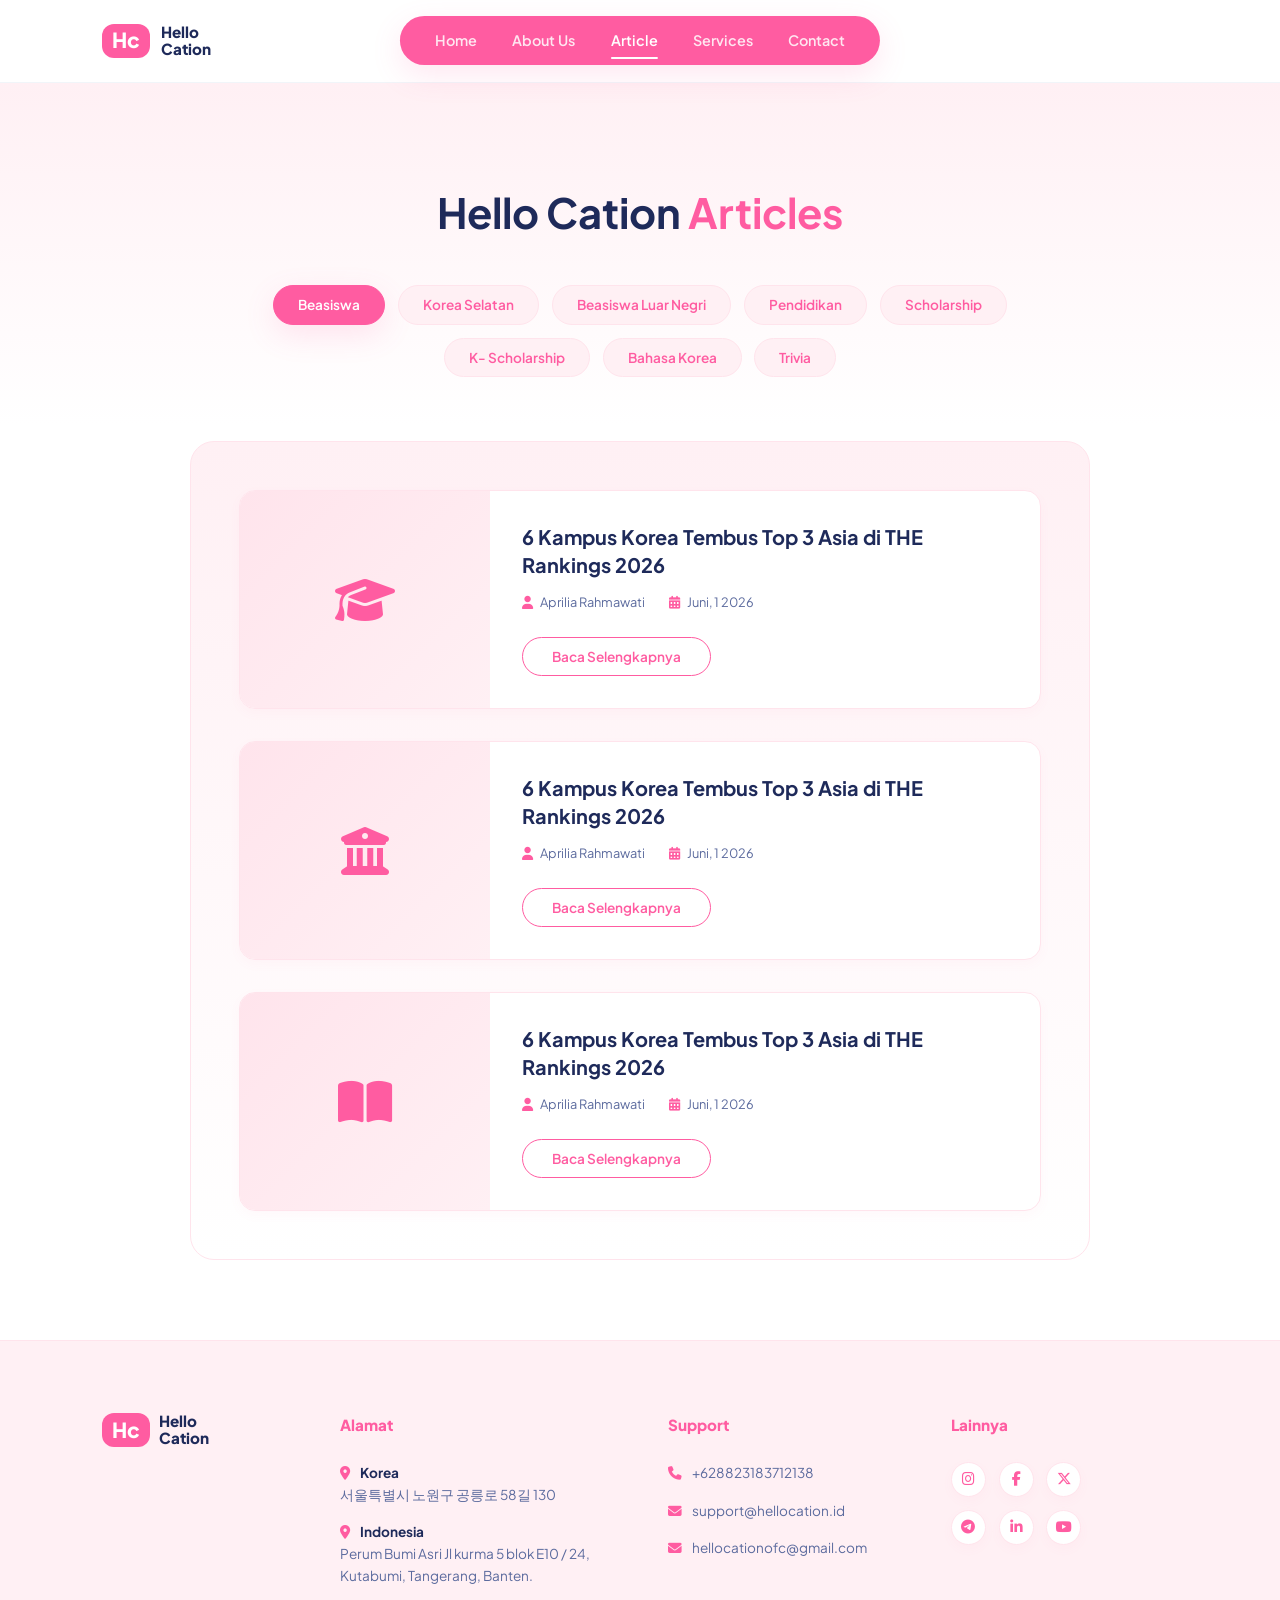
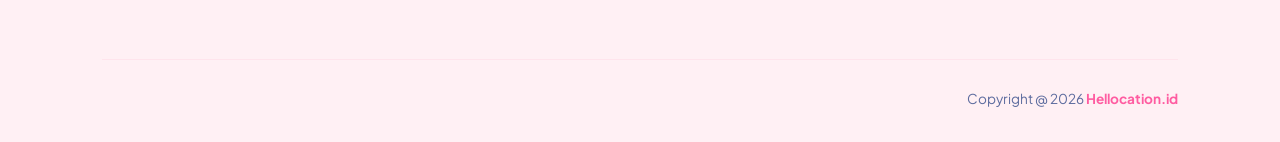
<file: article.html>
<!DOCTYPE html>
<html lang="id">
<head>
  <meta charset="UTF-8">
  <meta name="viewport" content="width=device-width, initial-scale=1.0">
  <title>Article - Hello Cation Articles</title>
  
  <!-- FontAwesome for Premium Icons -->
  <link rel="stylesheet" href="https://cdnjs.cloudflare.com/ajax/libs/font-awesome/6.4.0/css/all.min.css">
  
  <!-- Main Stylesheet -->
  <link rel="stylesheet" href="style.css">
</head>
<body>

  <!-- NAVBAR -->
  <header class="navbar">
    <a href="index.html" class="logo">
      <span class="logo-badge">Hc</span>
      <span class="logo-text">Hello<br>Cation</span>
    </a>
    <nav class="nav-links">
      <a href="index.html">Home</a>
      <a href="about.html">About Us</a>
      <a href="article.html" class="active">Article</a>
      <a href="services.html">Services</a>
      <a href="contact.html">Contact</a>
    </nav>
  </header>

  <!-- ARTICLE HEADER -->
  <section class="article-header-section">
    <h1>Hello Cation <span>Articles</span></h1>
    <div class="categories-bar">
      <span class="category-tag active">Beasiswa</span>
      <span class="category-tag">Korea Selatan</span>
      <span class="category-tag">Beasiswa Luar Negri</span>
      <span class="category-tag">Pendidikan</span>
      <span class="category-tag">Scholarship</span>
      <span class="category-tag">K- Scholarship</span>
      <span class="category-tag">Bahasa Korea</span>
      <span class="category-tag">Trivia</span>
    </div>
  </section>

  <!-- ARTICLES LIST -->
  <section class="article-list-section">
    <div class="article-list-container">
      
      <!-- Article 1 -->
      <div class="article-list-card">
        <div class="article-list-img" style="background: linear-gradient(135deg, var(--pink-soft), var(--pink-pale)); display: flex; align-items: center; justify-content: center; color: var(--pink-main); font-size: 3rem;">
          <i class="fa-solid fa-graduation-cap"></i>
        </div>
        <div class="article-list-info">
          <h2>6 Kampus Korea Tembus Top 3 Asia di THE Rankings 2026</h2>
          <div class="article-meta">
            <span><i class="fa-solid fa-user"></i> Aprilia Rahmawati</span>
            <span><i class="fa-solid fa-calendar-days"></i> Juni, 1 2026</span>
          </div>
          <a href="#" class="btn">Baca Selengkapnya</a>
        </div>
      </div>

      <!-- Article 2 -->
      <div class="article-list-card">
        <div class="article-list-img" style="background: linear-gradient(135deg, var(--pink-soft), var(--pink-pale)); display: flex; align-items: center; justify-content: center; color: var(--pink-main); font-size: 3rem;">
          <i class="fa-solid fa-university"></i>
        </div>
        <div class="article-list-info">
          <h2>6 Kampus Korea Tembus Top 3 Asia di THE Rankings 2026</h2>
          <div class="article-meta">
            <span><i class="fa-solid fa-user"></i> Aprilia Rahmawati</span>
            <span><i class="fa-solid fa-calendar-days"></i> Juni, 1 2026</span>
          </div>
          <a href="#" class="btn">Baca Selengkapnya</a>
        </div>
      </div>

      <!-- Article 3 -->
      <div class="article-list-card">
        <div class="article-list-img" style="background: linear-gradient(135deg, var(--pink-soft), var(--pink-pale)); display: flex; align-items: center; justify-content: center; color: var(--pink-main); font-size: 3rem;">
          <i class="fa-solid fa-book-open"></i>
        </div>
        <div class="article-list-info">
          <h2>6 Kampus Korea Tembus Top 3 Asia di THE Rankings 2026</h2>
          <div class="article-meta">
            <span><i class="fa-solid fa-user"></i> Aprilia Rahmawati</span>
            <span><i class="fa-solid fa-calendar-days"></i> Juni, 1 2026</span>
          </div>
          <a href="#" class="btn">Baca Selengkapnya</a>
        </div>
      </div>

    </div>
  </section>

  <!-- FOOTER -->
  <footer class="footer">
    <div class="footer-top">
      <div class="footer-logo">
        <span class="logo-badge">Hc</span>
        <span class="logo-text">Hello<br>Cation</span>
      </div>

      <div class="footer-col">
        <h5>Alamat</h5>
        <p><i class="fa-solid fa-location-dot" style="color: var(--pink-main); margin-right: 0.5rem;"></i> <strong>Korea</strong><br>서울특별시 노원구 공릉로 58길 130</p>
        <p><i class="fa-solid fa-location-dot" style="color: var(--pink-main); margin-right: 0.5rem;"></i> <strong>Indonesia</strong><br>Perum Bumi Asri Jl kurma 5 blok E10 / 24, Kutabumi, Tangerang, Banten.</p>
      </div>

      <div class="footer-col">
        <h5>Support</h5>
        <p><i class="fa-solid fa-phone" style="color: var(--pink-main); margin-right: 0.5rem;"></i> +628823183712138</p>
        <p><i class="fa-solid fa-envelope" style="color: var(--pink-main); margin-right: 0.5rem;"></i> support@hellocation.id</p>
        <p><i class="fa-solid fa-envelope" style="color: var(--pink-main); margin-right: 0.5rem;"></i> hellocationofc@gmail.com</p>
      </div>

      <div class="footer-col">
        <h5>Lainnya</h5>
        <div class="socials">
          <a href="#"><i class="fa-brands fa-instagram"></i></a>
          <a href="#"><i class="fa-brands fa-facebook-f"></i></a>
          <a href="#"><i class="fa-brands fa-x-twitter"></i></a>
        </div>
        <div class="socials">
          <a href="#"><i class="fa-brands fa-telegram"></i></a>
          <a href="#"><i class="fa-brands fa-linkedin-in"></i></a>
          <a href="#"><i class="fa-brands fa-youtube"></i></a>
        </div>
      </div>
    </div>

    <div class="footer-bottom">
      <p>Copyright @ 2026 <a href="index.html">Hellocation.id</a></p>
    </div>
  </footer>

  <!-- Main JavaScript File -->
  <script src="script.js"></script>
  
  <script>
    // Add active state switching for categories
    const tags = document.querySelectorAll('.category-tag');
    tags.forEach(tag => {
      tag.addEventListener('click', () => {
        tags.forEach(t => t.classList.remove('active'));
        tag.classList.add('active');
      });
    });
  </script>
</body>
</html>
</file>
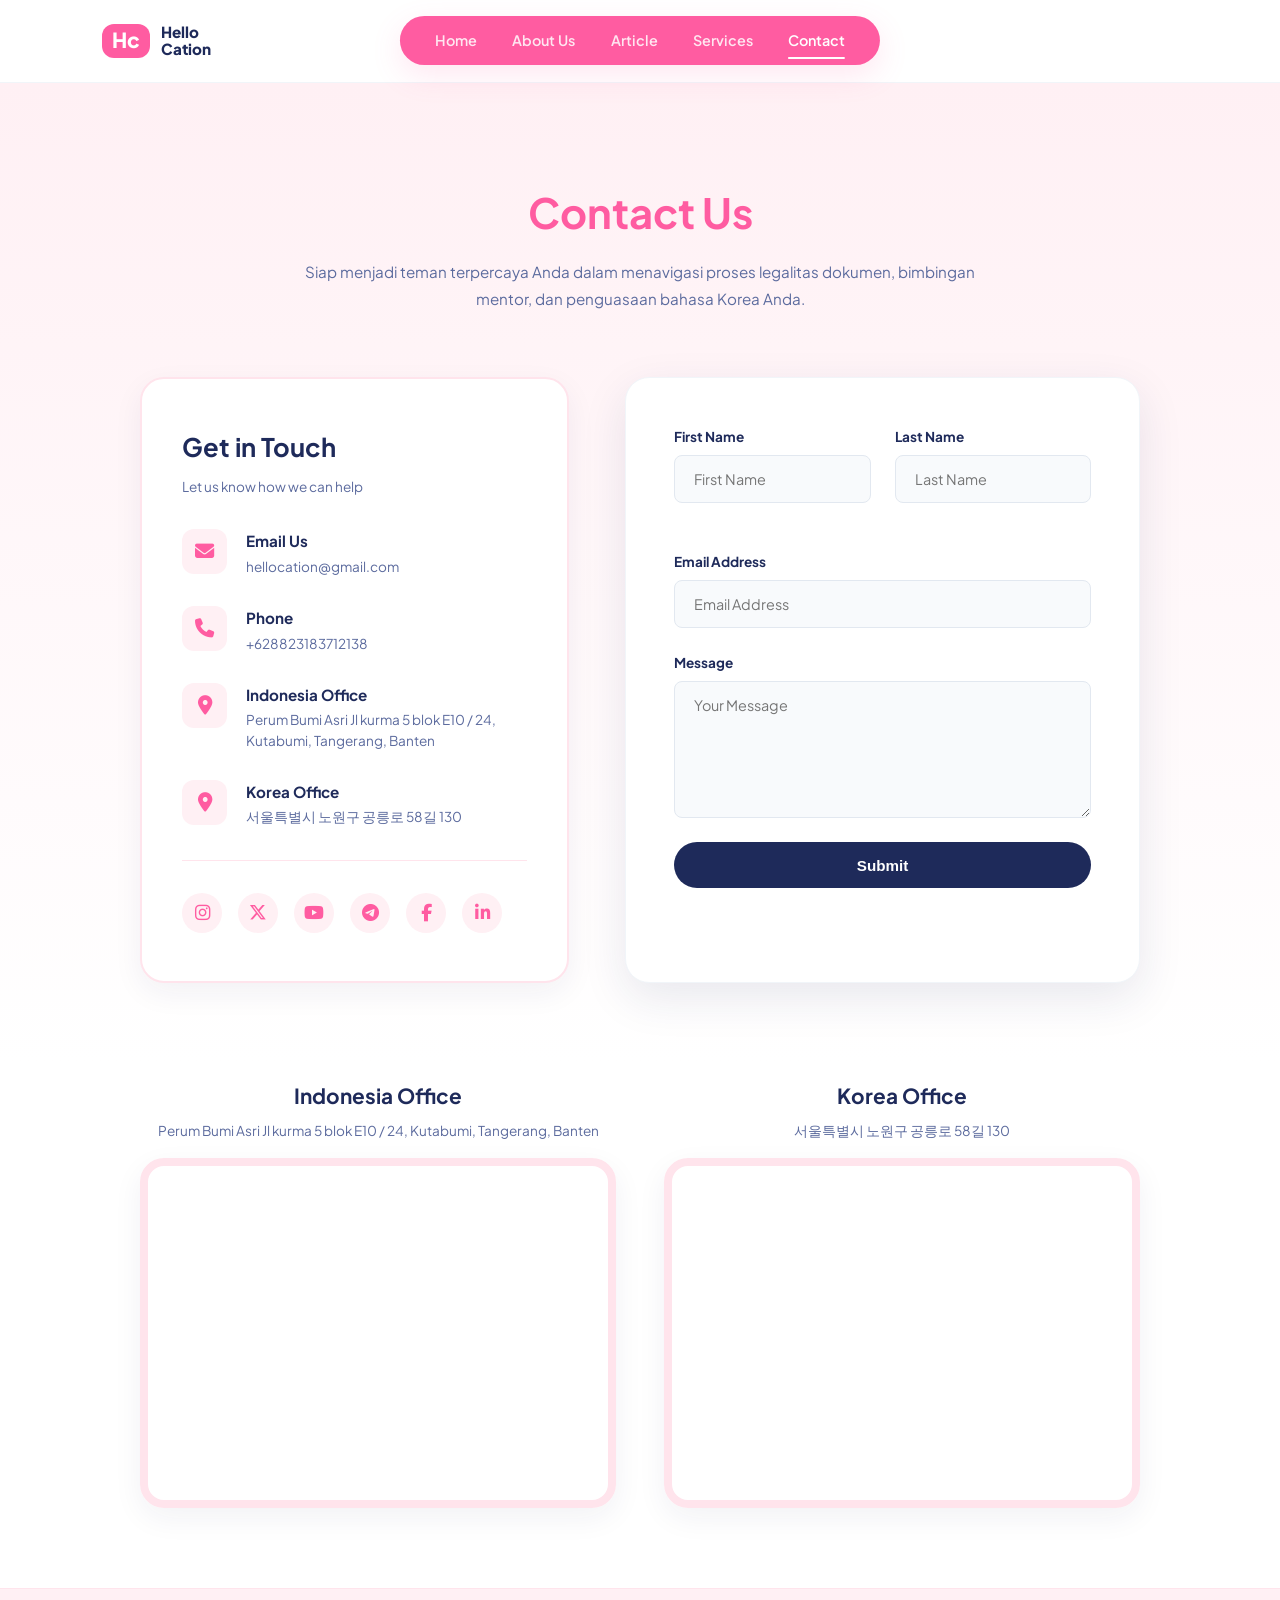
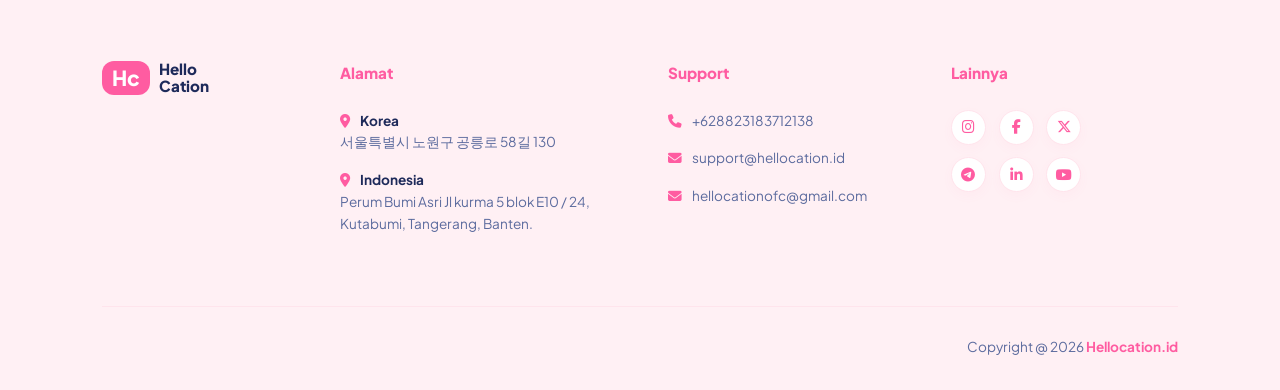
<file: contact.html>
<!DOCTYPE html>
<html lang="id">
<head>
  <meta charset="UTF-8">
  <meta name="viewport" content="width=device-width, initial-scale=1.0">
  <title>Contact Us - Hellocation</title>
  
  <!-- FontAwesome for Premium Icons -->
  <link rel="stylesheet" href="https://cdnjs.cloudflare.com/ajax/libs/font-awesome/6.4.0/css/all.min.css">
  
  <!-- Main Stylesheet -->
  <link rel="stylesheet" href="style.css">
</head>
<body>

  <!-- NAVBAR -->
  <header class="navbar">
    <a href="index.html" class="logo">
      <span class="logo-badge">Hc</span>
      <span class="logo-text">Hello<br>Cation</span>
    </a>
    <nav class="nav-links">
      <a href="index.html">Home</a>
      <a href="about.html">About Us</a>
      <a href="article.html">Article</a>
      <a href="services.html">Services</a>
      <a href="contact.html" class="active">Contact</a>
    </nav>
  </header>

  <!-- CONTACT HERO -->
  <section class="contact-section">
    <h1><span>Contact Us</span></h1>
    <p class="contact-subtitle">Siap menjadi teman terpercaya Anda dalam menavigasi proses legalitas dokumen, bimbingan mentor, dan penguasaan bahasa Korea Anda.</p>
    
    <div class="contact-grid">
      <!-- Info Card (Left) -->
      <div class="info-card">
        <h2 style="font-size: 1.6rem; color: var(--navy); margin-bottom: 0.5rem;">Get in Touch</h2>
        <p style="font-size: 0.85rem; color: var(--navy-light); margin-bottom: 2rem;">Let us know how we can help</p>
        
        <!-- Email -->
        <div class="info-item">
          <div class="info-icon">
            <i class="fa-solid fa-envelope"></i>
          </div>
          <div class="info-content">
            <h4>Email Us</h4>
            <p>hellocation@gmail.com</p>
          </div>
        </div>
        
        <!-- Phone -->
        <div class="info-item">
          <div class="info-icon">
            <i class="fa-solid fa-phone"></i>
          </div>
          <div class="info-content">
            <h4>Phone</h4>
            <p>+628823183712138</p>
          </div>
        </div>
        
        <!-- Indonesia Office -->
        <div class="info-item">
          <div class="info-icon">
            <i class="fa-solid fa-location-dot"></i>
          </div>
          <div class="info-content">
            <h4>Indonesia Office</h4>
            <p>Perum Bumi Asri Jl kurma 5 blok E10 / 24, Kutabumi, Tangerang, Banten</p>
          </div>
        </div>

        <!-- Korea Office -->
        <div class="info-item">
          <div class="info-icon">
            <i class="fa-solid fa-location-dot"></i>
          </div>
          <div class="info-content">
            <h4>Korea Office</h4>
            <p>서울특별시 노원구 공릉로 58길 130</p>
          </div>
        </div>
        
        <div class="info-divider"></div>
        
        <!-- Socials -->
        <div class="info-socials">
          <a href="#"><i class="fa-brands fa-instagram"></i></a>
          <a href="#"><i class="fa-brands fa-x-twitter"></i></a>
          <a href="#"><i class="fa-brands fa-youtube"></i></a>
          <a href="#"><i class="fa-brands fa-telegram"></i></a>
          <a href="#"><i class="fa-brands fa-facebook-f"></i></a>
          <a href="#"><i class="fa-brands fa-linkedin-in"></i></a>
        </div>
      </div>
      
      <!-- Contact Form (Right) -->
      <div class="contact-form-card contact-card">
        <form>
          <div class="form-group-row">
            <div class="form-group">
              <label>First Name</label>
              <input type="text" placeholder="First Name" required>
            </div>
            <div class="form-group">
              <label>Last Name</label>
              <input type="text" placeholder="Last Name" required>
            </div>
          </div>
          
          <div class="form-group">
            <label>Email Address</label>
            <input type="email" placeholder="Email Address" required>
          </div>
          
          <div class="form-group">
            <label>Message</label>
            <textarea placeholder="Your Message" rows="6" required></textarea>
          </div>
          
          <button type="submit" class="btn">Submit</button>
        </form>
      </div>
    </div>
  </section>

  <!-- OFFICE MAPS -->
  <section class="maps-section">
    <div class="map-grid">
      <!-- Indonesia Map -->
      <div class="map-card">
        <h3>Indonesia Office</h3>
        <p style="font-size: 0.85rem; margin-bottom: 1rem; color: var(--navy-light);">Perum Bumi Asri Jl kurma 5 blok E10 / 24, Kutabumi, Tangerang, Banten</p>
        <div class="map-box">
          <iframe src="https://maps.google.com/maps?q=Perum%20Bumi%20Asri%20Kutabumi%20Tangerang%20Banten&t=&z=13&ie=UTF8&iwloc=&output=embed" allowfullscreen="" loading="lazy" referrerpolicy="no-referrer-when-downgrade"></iframe>
        </div>
      </div>

      <!-- Korea Map -->
      <div class="map-card">
        <h3>Korea Office</h3>
        <p style="font-size: 0.85rem; margin-bottom: 1rem; color: var(--navy-light);">서울특별시 노원구 공릉로 58길 130</p>
        <div class="map-box korea">
          <iframe src="https://maps.google.com/maps?q=%EC%84%9C%EC%9A%B8%ED%8A%B9%EB%B3%84%EC%8B%9C%20%EB%85%B8%EC%9B%90%EA%B5%AC%20%EA%B3%B5%EB%A6%89%EB%A1%9C%2058%EA%B8%B8%20130&t=&z=13&ie=UTF8&iwloc=&output=embed" allowfullscreen="" loading="lazy" referrerpolicy="no-referrer-when-downgrade"></iframe>
        </div>
      </div>
    </div>
  </section>

  <!-- FOOTER -->
  <footer class="footer">
    <div class="footer-top">
      <div class="footer-logo">
        <span class="logo-badge">Hc</span>
        <span class="logo-text">Hello<br>Cation</span>
      </div>

      <div class="footer-col">
        <h5>Alamat</h5>
        <p><i class="fa-solid fa-location-dot" style="color: var(--pink-main); margin-right: 0.5rem;"></i> <strong>Korea</strong><br>서울특별시 노원구 공릉로 58길 130</p>
        <p><i class="fa-solid fa-location-dot" style="color: var(--pink-main); margin-right: 0.5rem;"></i> <strong>Indonesia</strong><br>Perum Bumi Asri Jl kurma 5 blok E10 / 24, Kutabumi, Tangerang, Banten.</p>
      </div>

      <div class="footer-col">
        <h5>Support</h5>
        <p><i class="fa-solid fa-phone" style="color: var(--pink-main); margin-right: 0.5rem;"></i> +628823183712138</p>
        <p><i class="fa-solid fa-envelope" style="color: var(--pink-main); margin-right: 0.5rem;"></i> support@hellocation.id</p>
        <p><i class="fa-solid fa-envelope" style="color: var(--pink-main); margin-right: 0.5rem;"></i> hellocationofc@gmail.com</p>
      </div>

      <div class="footer-col">
        <h5>Lainnya</h5>
        <div class="socials">
          <a href="#"><i class="fa-brands fa-instagram"></i></a>
          <a href="#"><i class="fa-brands fa-facebook-f"></i></a>
          <a href="#"><i class="fa-brands fa-x-twitter"></i></a>
        </div>
        <div class="socials">
          <a href="#"><i class="fa-brands fa-telegram"></i></a>
          <a href="#"><i class="fa-brands fa-linkedin-in"></i></a>
          <a href="#"><i class="fa-brands fa-youtube"></i></a>
        </div>
      </div>
    </div>

    <div class="footer-bottom">
      <p>Copyright @ 2026 <a href="index.html">Hellocation.id</a></p>
    </div>
  </footer>

  <!-- Main JavaScript File -->
  <script src="script.js"></script>
</body>
</html>
</file>
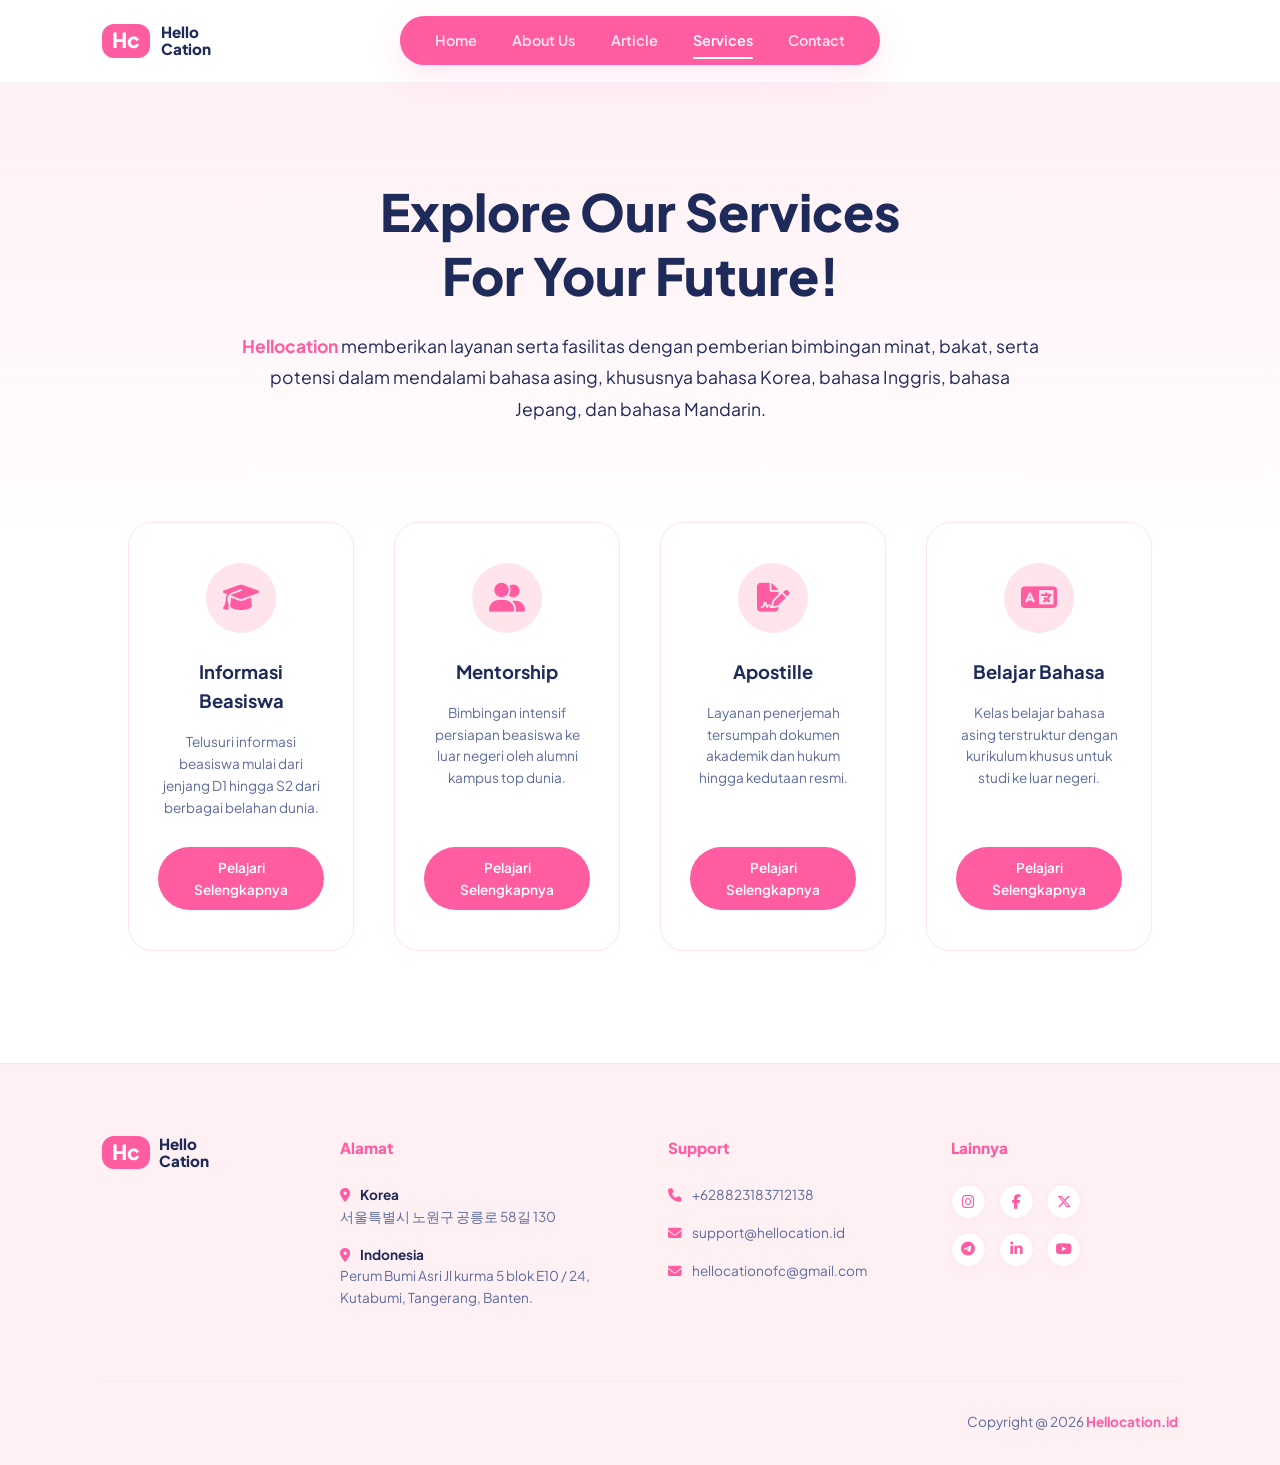
<file: services.html>
<!DOCTYPE html>
<html lang="id">
<head>
  <meta charset="UTF-8">
  <meta name="viewport" content="width=device-width, initial-scale=1.0">
  <title>Services - Explore Our Services For Your Future!</title>
  
  <!-- FontAwesome for Premium Icons -->
  <link rel="stylesheet" href="https://cdnjs.cloudflare.com/ajax/libs/font-awesome/6.4.0/css/all.min.css">
  
  <!-- Main Stylesheet -->
  <link rel="stylesheet" href="style.css">
</head>
<body>

  <!-- NAVBAR -->
  <header class="navbar">
    <a href="index.html" class="logo">
      <span class="logo-badge">Hc</span>
      <span class="logo-text">Hello<br>Cation</span>
    </a>
    <nav class="nav-links">
      <a href="index.html">Home</a>
      <a href="about.html">About Us</a>
      <a href="article.html">Article</a>
      <a href="services.html" class="active">Services</a>
      <a href="contact.html">Contact</a>
    </nav>
  </header>

  <!-- SERVICES HERO -->
  <section class="hero" style="text-align: center; flex-direction: column; justify-content: center; padding: 6rem 4rem 8rem;">
    <div class="hero-text" style="max-width: 800px; margin: 0 auto;">
      <h1 style="font-size: 3.2rem; margin-bottom: 1.5rem;">Explore Our Services<br>For Your Future!</h1>
      <p style="font-size: 1.1rem; line-height: 1.8; color: var(--navy);">
        <strong style="color: var(--pink-main);">Hellocation</strong> memberikan layanan serta fasilitas dengan pemberian bimbingan minat, bakat, serta potensi dalam mendalami bahasa asing, khususnya bahasa Korea, bahasa Inggris, bahasa Jepang, dan bahasa Mandarin.
      </p>
    </div>
  </section>

  <!-- SERVICES LIST -->
  <section class="services" style="padding-top: 0; margin-top: -4rem;">
    <div class="cards-row" style="gap: 2.5rem;">
      <!-- Card 1 -->
      <div class="service-card" style="box-shadow: var(--shadow-dark);">
        <div class="avatar-circle">
          <i class="fa-solid fa-graduation-cap"></i>
        </div>
        <h3>Informasi Beasiswa</h3>
        <p>Telusuri informasi beasiswa mulai dari jenjang D1 hingga S2 dari berbagai belahan dunia.</p>
        <a href="contact.html" class="btn btn-solid small">Pelajari Selengkapnya</a>
      </div>
      <!-- Card 2 -->
      <div class="service-card" style="box-shadow: var(--shadow-dark);">
        <div class="avatar-circle">
          <i class="fa-solid fa-user-group"></i>
        </div>
        <h3>Mentorship</h3>
        <p>Bimbingan intensif persiapan beasiswa ke luar negeri oleh alumni kampus top dunia.</p>
        <a href="mentorship.html" class="btn btn-solid small">Pelajari Selengkapnya</a>
      </div>
      <!-- Card 3 -->
      <div class="service-card" style="box-shadow: var(--shadow-dark);">
        <div class="avatar-circle">
          <i class="fa-solid fa-file-signature"></i>
        </div>
        <h3>Apostille</h3>
        <p>Layanan penerjemah tersumpah dokumen akademik dan hukum hingga kedutaan resmi.</p>
        <a href="apostille.html" class="btn btn-solid small">Pelajari Selengkapnya</a>
      </div>
      <!-- Card 4 -->
      <div class="service-card" style="box-shadow: var(--shadow-dark);">
        <div class="avatar-circle">
          <i class="fa-solid fa-language"></i>
        </div>
        <h3>Belajar Bahasa</h3>
        <p>Kelas belajar bahasa asing terstruktur dengan kurikulum khusus untuk studi ke luar negeri.</p>
        <a href="bahasa.html" class="btn btn-solid small">Pelajari Selengkapnya</a>
      </div>
    </div>
  </section>

  <!-- FOOTER -->
  <footer class="footer">
    <div class="footer-top">
      <div class="footer-logo">
        <span class="logo-badge">Hc</span>
        <span class="logo-text">Hello<br>Cation</span>
      </div>

      <div class="footer-col">
        <h5>Alamat</h5>
        <p><i class="fa-solid fa-location-dot" style="color: var(--pink-main); margin-right: 0.5rem;"></i> <strong>Korea</strong><br>서울특별시 노원구 공릉로 58길 130</p>
        <p><i class="fa-solid fa-location-dot" style="color: var(--pink-main); margin-right: 0.5rem;"></i> <strong>Indonesia</strong><br>Perum Bumi Asri Jl kurma 5 blok E10 / 24, Kutabumi, Tangerang, Banten.</p>
      </div>

      <div class="footer-col">
        <h5>Support</h5>
        <p><i class="fa-solid fa-phone" style="color: var(--pink-main); margin-right: 0.5rem;"></i> +628823183712138</p>
        <p><i class="fa-solid fa-envelope" style="color: var(--pink-main); margin-right: 0.5rem;"></i> support@hellocation.id</p>
        <p><i class="fa-solid fa-envelope" style="color: var(--pink-main); margin-right: 0.5rem;"></i> hellocationofc@gmail.com</p>
      </div>

      <div class="footer-col">
        <h5>Lainnya</h5>
        <div class="socials">
          <a href="#"><i class="fa-brands fa-instagram"></i></a>
          <a href="#"><i class="fa-brands fa-facebook-f"></i></a>
          <a href="#"><i class="fa-brands fa-x-twitter"></i></a>
        </div>
        <div class="socials">
          <a href="#"><i class="fa-brands fa-telegram"></i></a>
          <a href="#"><i class="fa-brands fa-linkedin-in"></i></a>
          <a href="#"><i class="fa-brands fa-youtube"></i></a>
        </div>
      </div>
    </div>

    <div class="footer-bottom">
      <p>Copyright @ 2026 <a href="index.html">Hellocation.id</a></p>
    </div>
  </footer>

  <!-- Main JavaScript File -->
  <script src="script.js"></script>
</body>
</html>
</file>
<file: style.css>
/* ==========================================================
   Hellocation — Main Stylesheet
   Design System, Core Layout, Components and Responsive Styles
   ========================================================== */

@import url('https://fonts.googleapis.com/css2?family=Plus+Jakarta+Sans:wght@400;500;600;700;800&display=swap');

:root {
  /* Colors */
  --pink-main: #ff5ca1;
  --pink-hover: #e0488b;
  --pink-soft: #ffe4ec;
  --pink-pale: #fff0f4;
  --navy: #1e2a5a;
  --navy-light: #5c6b9e;
  --navy-hover: #121c42;
  --white: #ffffff;
  --grey-bg: #f8fafc;
  --grey-light: #f1f5f9;
  --grey-border: #e2e8f0;
  --grey-placeholder: #e2e8f0;

  /* Typography */
  --font-primary: 'Plus Jakarta Sans', sans-serif;

  /* Shadows */
  --shadow-sm: 0 4px 12px rgba(255, 92, 161, 0.04);
  --shadow-md: 0 10px 30px rgba(30, 42, 90, 0.06);
  --shadow-lg: 0 15px 45px rgba(30, 42, 90, 0.1);
  --shadow-pink: 0 10px 30px rgba(255, 92, 161, 0.15);
  --shadow-pink-hover: 0 15px 35px rgba(255, 92, 161, 0.25);

  /* Border Radius */
  --radius-sm: 8px;
  --radius-md: 16px;
  --radius-lg: 24px;
  --radius-full: 9999px;

  /* Transitions */
  --transition-fast: 0.2s ease;
  --transition-normal: 0.3s ease;
}

/* ==========================================================
   1. Reset & Global Styles
   ========================================================== */

* {
  box-sizing: border-box;
  margin: 0;
  padding: 0;
}

body {
  font-family: var(--font-primary);
  background-color: var(--white);
  color: var(--navy);
  line-height: 1.6;
  overflow-x: hidden;
}

a {
  text-decoration: none;
  color: inherit;
  transition: var(--transition-fast);
}

img {
  max-width: 100%;
  height: auto;
  display: block;
}

section {
  padding: 5rem 10% 5rem;
}

/* Section Title */
.section-title {
  font-size: 2.2rem;
  font-weight: 700;
  text-align: center;
  color: var(--navy);
  margin-bottom: 3.5rem;
  line-height: 1.3;
}

.section-title span {
  color: var(--pink-main);
}

/* ==========================================================
   2. Buttons
   ========================================================== */

.btn {
  display: inline-flex;
  align-items: center;
  justify-content: center;
  padding: 0.9rem 2.2rem;
  font-size: 0.95rem;
  font-weight: 600;
  border-radius: var(--radius-full);
  cursor: pointer;
  transition: all var(--transition-normal);
  border: none;
  text-align: center;
}

/* Default Blue button (matches mockup Gabung Sekarang) */
.btn {
  background-color: var(--navy);
  color: var(--white);
}

.btn:hover {
  background-color: var(--navy-hover);
  transform: translateY(-2px);
  box-shadow: var(--shadow-md);
}

/* Pink Outline button (Gabung Sekarang on Home) */
.btn-outline-pink {
  background-color: transparent;
  color: var(--pink-main);
  border: 2px solid var(--pink-main);
}

.btn-outline-pink:hover {
  background-color: var(--pink-main);
  color: var(--white);
  transform: translateY(-2px);
  box-shadow: var(--shadow-pink);
}

/* Pink Solid Button (Pelajari Selengkapnya) */
.btn-pink {
  background-color: var(--pink-main);
  color: var(--white);
}

.btn-pink:hover {
  background-color: var(--pink-hover);
  transform: translateY(-2px);
  box-shadow: var(--shadow-pink);
}

/* Small button variants */
.btn.small {
  padding: 0.6rem 1.5rem;
  font-size: 0.85rem;
}

/* Generic solid styling inside components */
.btn-solid {
  background-color: var(--pink-main);
  color: var(--white);
}

.btn-solid:hover {
  background-color: var(--pink-hover);
  transform: translateY(-2px);
  box-shadow: var(--shadow-pink);
}

/* ==========================================================
   3. Header / Navbar
   ========================================================== */

.navbar {
  display: flex;
  justify-content: space-between;
  align-items: center;
  padding: 1.5rem 8%;
  background: var(--white);
  position: sticky;
  top: 0;
  z-index: 1000;
  border-bottom: 1px solid var(--grey-light);
}

.logo {
  display: flex;
  align-items: center;
  gap: 0.7rem;
}

.logo-badge {
  background-color: var(--pink-main);
  color: var(--white);
  font-size: 1.3rem;
  font-weight: 800;
  padding: 0.4rem 0.6rem;
  border-radius: 12px;
  line-height: 1;
}

.logo-text {
  font-size: 0.95rem;
  font-weight: 800;
  line-height: 1.1;
  color: var(--navy);
}

.nav-links {
  position: absolute;
  left: 50%;
  transform: translateX(-50%);
  display: flex;
  align-items: center;
  justify-content: center;
  background-color: var(--pink-main);
  border-radius: var(--radius-full);
  padding: 0.5rem 2.2rem;
  gap: 2.2rem;
  box-shadow: var(--shadow-pink);
}

.nav-links a {
  color: var(--white);
  font-size: 0.9rem;
  font-weight: 600;
  padding: 0.3rem 0;
  position: relative;
  opacity: 0.85;
}

.nav-links a:hover {
  opacity: 1;
}

.nav-links a.active {
  opacity: 1;
}

.nav-links a.active::after {
  content: '';
  position: absolute;
  bottom: -2px;
  left: 0;
  width: 100%;
  height: 2px;
  background-color: var(--white);
  border-radius: var(--radius-full);
}

/* ==========================================================
   4. Hero Sections
   ========================================================== */

.hero {
  display: flex;
  align-items: center;
  justify-content: space-between;
  gap: 4rem;
  background: linear-gradient(180deg, var(--pink-pale) 0%, var(--white) 100%);
  padding-top: 6rem;
  padding-bottom: 6rem;
}

.hero-text {
  flex: 1;
  max-width: 550px;
}

.hero-text h1 {
  font-size: 2.8rem;
  font-weight: 800;
  color: var(--navy);
  line-height: 1.25;
  margin-bottom: 1.2rem;
}

.hero-text h1 span {
  color: var(--pink-main);
}

.hero-text p {
  font-size: 1rem;
  color: var(--navy-light);
  line-height: 1.8;
  margin-bottom: 2rem;
}

.tags-row {
  display: flex;
  flex-wrap: wrap;
  gap: 0.6rem;
  margin-bottom: 2rem;
}

.tag-pill {
  background-color: var(--pink-pale);
  color: var(--navy-light);
  font-size: 0.85rem;
  font-weight: 500;
  padding: 0.4rem 1.2rem;
  border-radius: var(--radius-full);
  border: 1px solid var(--pink-soft);
}

.buttons-row {
  display: flex;
  gap: 1rem;
  flex-wrap: wrap;
}

.hero-image {
  flex: 1;
  display: flex;
  justify-content: flex-end;
}

.hero-image-placeholder {
  width: 100%;
  max-width: 480px;
  height: 380px;
  background-color: var(--grey-placeholder);
  border-radius: var(--radius-lg);
  box-shadow: var(--shadow-md);
  position: relative;
  overflow: hidden;
}

/* ==========================================================
   5. About Intro Section
   ========================================================= */

.about-intro-section {
  background: var(--white);
}

.about-banner {
  background: linear-gradient(135deg, #ff84b5, #ff5ca1);
  color: var(--white);
  padding: 3rem 4rem;
  border-radius: var(--radius-lg);
  text-align: center;
  box-shadow: var(--shadow-pink);
  margin-bottom: 5rem;
}

.about-banner p {
  font-size: 1.15rem;
  line-height: 1.8;
  margin-bottom: 2.2rem;
  font-weight: 500;
}

.about-banner .btn {
  background-color: var(--navy);
  color: var(--white);
}

.about-banner .btn:hover {
  background-color: var(--navy-hover);
}

.about-story {
  display: flex;
  align-items: center;
  gap: 4rem;
  margin-top: 4rem;
}

.about-story-text {
  flex: 1.2;
}

.about-story-text p {
  font-size: 1rem;
  color: var(--navy-light);
  line-height: 1.8;
  margin-bottom: 1.5rem;
}

.about-story-text p strong {
  color: var(--navy);
}

.about-story-image {
  flex: 0.8;
  display: flex;
  justify-content: center;
}

.about-story-image img {
  width: 100%;
  max-width: 380px;
  height: 360px;
  object-fit: cover;
  border-radius: var(--radius-lg);
  box-shadow: var(--shadow-lg);
}

/* ==========================================================
   6. Services Cards
   ========================================================== */

.services-intro-section {
  text-align: center;
  background-color: var(--pink-pale);
}

.services-intro-pill {
  display: inline-block;
  background-color: var(--pink-main);
  color: var(--white);
  font-weight: 600;
  font-size: 0.9rem;
  padding: 0.4rem 1.8rem;
  border-radius: var(--radius-full);
  margin-bottom: 1.5rem;
}

.services {
  background-color: var(--white);
}

.cards-row {
  display: grid;
  grid-template-columns: repeat(auto-fit, minmax(220px, 1fr));
  gap: 2rem;
  margin-bottom: 2rem;
}

.service-card {
  background: var(--white);
  padding: 2.5rem 1.8rem;
  border-radius: var(--radius-lg);
  border: 1px solid var(--pink-soft);
  text-align: center;
  box-shadow: var(--shadow-sm);
  transition: all var(--transition-normal);
  display: flex;
  flex-direction: column;
  align-items: center;
}

.service-card:hover {
  transform: translateY(-8px);
  box-shadow: var(--shadow-pink);
  border-color: var(--pink-main);
}

.avatar-circle {
  width: 70px;
  height: 70px;
  background-color: var(--pink-soft);
  color: var(--pink-main);
  font-size: 1.8rem;
  border-radius: 50%;
  display: flex;
  align-items: center;
  justify-content: center;
  margin-bottom: 1.5rem;
  transition: var(--transition-normal);
}

.service-card:hover .avatar-circle {
  background-color: var(--pink-main);
  color: var(--white);
}

.service-card h3 {
  font-size: 1.15rem;
  font-weight: 700;
  color: var(--navy);
  margin-bottom: 1rem;
}

.service-card p {
  font-size: 0.85rem;
  color: var(--navy-light);
  line-height: 1.6;
  margin-bottom: 1.8rem;
  flex-grow: 1;
}

/* ==========================================================
   7. Stats / Capaian Section
   ========================================================== */

.stats {
  background-color: var(--white);
}

.stats-grid {
  display: grid;
  grid-template-columns: repeat(3, 1fr);
  gap: 2rem;
  max-width: 1100px;
  margin: 0 auto;
}

.stat-card {
  position: relative;
  padding: 3rem 2rem;
  border-radius: var(--radius-lg);
  box-shadow: var(--shadow-md);
  text-align: left;
  transition: all var(--transition-normal);
  border: 1px solid transparent;
  display: flex;
  flex-direction: column;
  justify-content: center;
}

.stat-card:hover {
  transform: translateY(-5px);
  box-shadow: var(--shadow-lg);
}

.stat-card .dot {
  position: absolute;
  top: 1.5rem;
  right: 1.5rem;
  width: 25px;
  height: 25px;
  background-color: var(--white);
  border-radius: 50%;
}

.stat-card h3 {
  font-size: 2.4rem;
  font-weight: 800;
  margin-bottom: 0.5rem;
  line-height: 1.1;
}

.stat-card p {
  font-size: 0.95rem;
  font-weight: 500;
}

/* Stat Card Colors (matching mockup grid) */
/* Card 1 & 6: Very light pink card */
.stat-card.light {
  background-color: var(--pink-pale);
  color: var(--navy);
  border: 1px solid var(--pink-soft);
}

.stat-card.light h3 {
  color: var(--navy);
}

.stat-card.light p {
  color: var(--navy-light);
}

.stat-card.light .dot {
  background-color: var(--white);
  box-shadow: inset 0 2px 5px rgba(0,0,0,0.05);
}

/* Card 2 & 5: Soft pink or white */
.stat-card.medium {
  background-color: var(--pink-soft);
  color: var(--pink-main);
}

.stat-card.medium h3 {
  color: var(--pink-main);
}

.stat-card.medium p {
  color: var(--navy-light);
}

.stat-card.medium .dot {
  background-color: var(--white);
}

/* In the bottom center, 3 Tahun is styled white/light */
.stats-grid div:nth-child(5).stat-card {
  background-color: var(--white);
  color: var(--navy);
  border: 1.5px solid var(--pink-soft);
}
.stats-grid div:nth-child(5).stat-card h3 {
  color: var(--navy);
}
.stats-grid div:nth-child(5).stat-card p {
  color: var(--navy-light);
}

/* Card 3 & 4: Dark/Bright pink card */
.stat-card.dark {
  background: linear-gradient(135deg, #ff84b5, #ff5ca1);
  color: var(--white);
}

.stat-card.dark h3 {
  color: var(--white);
}

.stat-card.dark p {
  color: var(--white);
  opacity: 0.9;
}

.stat-card.dark .dot {
  background-color: var(--white);
}

/* ==========================================================
   8. Upcoming Events Carousel
   ========================================================== */

.events {
  background-color: var(--white);
  text-align: center;
  position: relative;
}

.events .section-title {
  margin-bottom: 1rem;
}

.events-subtitle {
  max-width: 750px;
  margin: 0 auto 4rem;
  color: var(--navy-light);
  font-size: 0.95rem;
  line-height: 1.7;
}

.carousel-container {
  display: flex;
  align-items: center;
  justify-content: center;
  gap: 1.5rem;
  max-width: 1200px;
  margin: 0 auto;
  position: relative;
}

.carousel {
  width: 100%;
  overflow: hidden;
  padding: 1.5rem 0;
}

.event-cards {
  display: flex;
  gap: 25px;
  padding: 1rem 0;
  overflow-x: auto;
  scroll-behavior: smooth;
  -ms-overflow-style: none;  /* IE and Edge */
  scrollbar-width: none;  /* Firefox */
}

.event-cards::-webkit-scrollbar {
  display: none; /* Chrome, Safari, Opera */
}

.event-card {
  flex: 0 0 280px;
  background: var(--white);
  border-radius: var(--radius-lg);
  overflow: hidden;
  box-shadow: var(--shadow-sm);
  border: 1px solid var(--pink-soft);
  transition: all var(--transition-normal);
  opacity: 0.7;
  transform: scale(0.9);
}

/* Middle featured card */
.event-card.featured {
  opacity: 1;
  transform: scale(1.05);
  box-shadow: var(--shadow-pink-hover);
  border-color: var(--pink-main);
}

.event-card-img {
  height: 160px;
  background-color: var(--grey-placeholder);
  position: relative;
}

.event-card-content {
  background-color: var(--pink-main);
  padding: 1.8rem 1.5rem;
  text-align: center;
  color: var(--white);
}

.event-card-content .tag {
  display: inline-block;
  background-color: var(--white);
  color: var(--pink-main);
  font-weight: 700;
  font-size: 0.75rem;
  padding: 0.3rem 1rem;
  border-radius: var(--radius-full);
  margin-bottom: 1rem;
}

.event-card-content h4 {
  font-size: 1.1rem;
  font-weight: 700;
  margin-bottom: 1.5rem;
  line-height: 1.4;
  height: 2.8rem;
  overflow: hidden;
}

.event-card-content .btn-enroll {
  display: inline-block;
  background-color: var(--white);
  color: var(--pink-main);
  font-weight: 700;
  font-size: 0.85rem;
  padding: 0.6rem 1.8rem;
  border-radius: var(--radius-full);
  transition: var(--transition-fast);
}

.event-card-content .btn-enroll:hover {
  transform: scale(1.05);
  box-shadow: 0 5px 15px rgba(0,0,0,0.1);
}

/* Arrow controls for sliders */
.arrow {
  width: 50px;
  height: 50px;
  border-radius: 50%;
  background-color: var(--white);
  border: 1.5px solid var(--pink-soft);
  color: var(--pink-main);
  font-size: 1.2rem;
  cursor: pointer;
  display: flex;
  align-items: center;
  justify-content: center;
  transition: all var(--transition-fast);
  box-shadow: var(--shadow-sm);
  z-index: 5;
}

.arrow:hover {
  background-color: var(--pink-main);
  color: var(--white);
  border-color: var(--pink-main);
  box-shadow: var(--shadow-pink);
}

/* ==========================================================
   9. Partners Section
   ========================================================== */

.partner-section {
  background-color: var(--white);
}

.partner-grid {
  display: grid;
  grid-template-columns: repeat(4, 1fr);
  gap: 2rem;
  max-width: 1100px;
  margin: 0 auto;
}

.partner-logo {
  height: 90px;
  border-radius: var(--radius-md);
  border: 2px solid var(--pink-soft);
  background-color: var(--pink-pale);
  transition: all var(--transition-normal);
  display: flex;
  align-items: center;
  justify-content: center;
  font-weight: 700;
  font-size: 1.2rem;
  color: var(--pink-main);
}

.partner-logo:hover {
  transform: scale(1.05);
  box-shadow: var(--shadow-sm);
  border-color: var(--pink-main);
  background-color: var(--white);
}

/* ==========================================================
   10. Seputar Beasiswa (Blog Grid on Home)
   ========================================================== */

.beasiswa-section {
  background-color: var(--white);
}

.beasiswa-grid {
  display: grid;
  grid-template-columns: repeat(3, 1fr);
  gap: 2.2rem;
  max-width: 1100px;
  margin: 0 auto;
}

.beasiswa-card {
  border-radius: var(--radius-lg);
  overflow: hidden;
  border: 2px solid var(--pink-soft);
  box-shadow: var(--shadow-sm);
  transition: all var(--transition-normal);
  background: var(--white);
}

.beasiswa-card:hover {
  transform: translateY(-8px);
  box-shadow: var(--shadow-pink);
  border-color: var(--pink-main);
}

.beasiswa-card-img {
  height: 180px;
  background-color: var(--grey-placeholder);
}

.beasiswa-card-content {
  padding: 1.8rem;
}

.beasiswa-card-content .tag {
  display: inline-block;
  background-color: var(--pink-main);
  color: var(--white);
  font-weight: 700;
  font-size: 0.75rem;
  padding: 0.3rem 0.8rem;
  border-radius: var(--radius-full);
  margin-bottom: 0.8rem;
}

.beasiswa-card-content h3 {
  font-size: 1.1rem;
  font-weight: 700;
  color: var(--pink-main);
  margin-bottom: 1.5rem;
  line-height: 1.4;
}

.beasiswa-card-content .btn-read {
  display: inline-block;
  color: var(--navy);
  font-weight: 700;
  font-size: 0.9rem;
  border: 1.5px solid var(--pink-soft);
  padding: 0.5rem 1.5rem;
  border-radius: var(--radius-full);
  text-align: center;
  width: 100%;
}

.beasiswa-card-content .btn-read:hover {
  background-color: var(--pink-main);
  color: var(--white);
  border-color: var(--pink-main);
}

/* ==========================================================
   11. Testimonials Slider Component
   ========================================================== */

.testimonials {
  background-color: var(--white);
  text-align: center;
}

.testimonials h2 {
  font-size: 2.2rem;
  font-weight: 700;
  margin-bottom: 0.8rem;
}

.testi-desc {
  max-width: 600px;
  margin: 0 auto 3.5rem;
  color: var(--navy-light);
  font-size: 0.95rem;
}

.testi-row {
  display: flex;
  align-items: center;
  justify-content: center;
  gap: 3.5rem;
  max-width: 950px;
  margin: 0 auto;
}

.testi-image {
  width: 250px;
  height: 250px;
  border-radius: var(--radius-lg);
  border: 10px solid var(--pink-soft);
  background-color: var(--grey-placeholder);
  transition: opacity var(--transition-normal);
  flex-shrink: 0;
}

.testi-text {
  flex: 1;
  text-align: left;
  transition: opacity var(--transition-normal);
}

.testi-text h4 {
  font-size: 1.35rem;
  font-weight: 700;
  color: var(--navy);
  margin-bottom: 1rem;
}

.testi-text p {
  font-size: 1.05rem;
  line-height: 1.8;
  color: var(--navy-light);
}

.testimonials .dots {
  display: flex;
  justify-content: center;
  gap: 0.5rem;
  margin-top: 3rem;
}

.testimonials .dots span {
  width: 10px;
  height: 10px;
  border-radius: 50%;
  background-color: var(--pink-soft);
  cursor: pointer;
  transition: all var(--transition-fast);
}

.testimonials .dots span.active {
  width: 28px;
  border-radius: 10px;
  background-color: var(--pink-main);
}

/* ==========================================================
   12. Information Banner Box
   ========================================================== */

.info-banner-section {
  background-color: var(--white);
  padding: 4rem 10%;
}

.banner-box {
  background-image: linear-gradient(90deg, #ff84b5 0%, #ff5ca1 100%);
  background-color: var(--pink-main);
  padding: 4rem;
  border-radius: var(--radius-lg);
  text-align: center;
  color: var(--white);
  box-shadow: var(--shadow-pink);
  position: relative;
  overflow: hidden;
}

/* Background strip design from mockups */
.banner-box::before {
  content: '';
  position: absolute;
  top: 0;
  left: 0;
  width: 100%;
  height: 100%;
  background: repeating-linear-gradient(
    45deg,
    rgba(255,255,255,0.03),
    rgba(255,255,255,0.03) 10px,
    rgba(255,255,255,0.07) 10px,
    rgba(255,255,255,0.07) 20px
  );
  pointer-events: none;
}

.banner-box h2 {
  font-size: 2.2rem;
  font-weight: 700;
  margin-bottom: 1.2rem;
  position: relative;
  z-index: 2;
}

.banner-box p {
  font-size: 1.05rem;
  margin-bottom: 2.2rem;
  opacity: 0.95;
  position: relative;
  z-index: 2;
}

.banner-box .btn {
  background-color: var(--white);
  color: var(--pink-main);
  font-weight: 700;
  position: relative;
  z-index: 2;
}

.banner-box .btn:hover {
  background-color: var(--pink-pale);
  transform: translateY(-2px);
}

/* ==========================================================
   13. Steps & Option Sections (Apostille / Language subpages)
   ========================================================== */

.steps-section {
  background-color: var(--white);
  display: flex;
  flex-direction: column;
  align-items: center;
}

.pricing-title-container {
  display: inline-block;
  background-color: var(--pink-pale);
  border-radius: var(--radius-full);
  padding: 0.5rem 2.5rem;
  margin-bottom: 3.5rem;
  text-align: center;
}

.pricing-title-container h2 {
  font-size: 1.35rem;
  font-weight: 700;
  color: var(--navy);
  margin: 0;
}

.steps-grid, .lang-grid {
  display: grid;
  grid-template-columns: repeat(auto-fit, minmax(300px, 1fr));
  gap: 2.5rem;
  max-width: 1000px;
  width: 100%;
  margin: 0 auto;
}

.step-card, .lang-card {
  background: var(--white);
  border: 2px solid var(--pink-soft);
  border-radius: var(--radius-lg);
  padding: 3rem 2.2rem 2.5rem;
  position: relative;
  text-align: center;
  box-shadow: var(--shadow-sm);
  transition: all var(--transition-normal);
}

.step-card:hover, .lang-card:hover {
  transform: translateY(-6px);
  box-shadow: var(--shadow-pink-hover);
  border-color: var(--pink-main);
}

.step-num, .lang-num {
  position: absolute;
  top: -20px;
  left: 50%;
  transform: translateX(-50%);
  width: 45px;
  height: 45px;
  background-color: var(--pink-main);
  color: var(--white);
  border-radius: var(--radius-sm);
  display: flex;
  align-items: center;
  justify-content: center;
  font-weight: 700;
  font-size: 1.2rem;
  box-shadow: 0 4px 10px rgba(255, 92, 161, 0.3);
}

.step-card h3, .lang-card h3 {
  font-size: 1.3rem;
  font-weight: 700;
  color: var(--navy);
  margin-bottom: 1.2rem;
  margin-top: 0.5rem;
}

.step-card p, .lang-card p {
  font-size: 0.9rem;
  line-height: 1.7;
  color: var(--navy-light);
}

/* ==========================================================
   14. Mentorship Pricing Section
   ========================================================== */

.pricing-section {
  margin: 0 8% 5rem;
  background: var(--pink-pale);
  border-radius: var(--radius-lg);
  padding: 4.5rem 3rem;
}

.pricing-section .pricing-title-container {
  display: block;
  background-color: var(--white);
  box-shadow: var(--shadow-md);
  margin: -6.5rem auto 4.5rem;
  max-width: 400px;
}

.pricing-section .pricing-title-container h2 {
  font-size: 1.3rem;
  font-weight: 700;
  padding: 0.3rem 0;
}

.pricing-grid {
  display: grid;
  grid-template-columns: repeat(2, 1fr);
  gap: 3rem;
  max-width: 950px;
  margin: 0 auto;
}

.price-card {
  background-color: var(--white);
  border-radius: var(--radius-lg);
  padding: 3rem 2.5rem;
  box-shadow: var(--shadow-md);
  border: 2px solid var(--pink-soft);
  transition: all var(--transition-normal);
}

.price-card.featured {
  border-color: var(--pink-main);
  box-shadow: var(--shadow-pink-hover);
  transform: scale(1.03);
}

.price-card h3 {
  font-size: 1.5rem;
  font-weight: 700;
  color: var(--navy);
  text-align: center;
  margin-bottom: 1.8rem;
}

.price-box {
  background-color: var(--pink-pale);
  padding: 1.5rem;
  border-radius: var(--radius-md);
  text-align: center;
  margin-bottom: 2rem;
}

.price-original {
  font-size: 0.95rem;
  text-decoration: line-through;
  color: var(--navy-light);
  margin-bottom: 0.2rem;
}

.price-discount {
  font-size: 1.8rem;
  font-weight: 800;
  color: var(--pink-main);
}

.price-benefits-title {
  font-weight: 700;
  color: var(--navy);
  margin-bottom: 1rem;
  font-size: 0.95rem;
}

.price-features {
  list-style: none;
  margin-bottom: 2.2rem;
}

.price-features li {
  font-size: 0.85rem;
  color: var(--navy-light);
  margin-bottom: 0.8rem;
  position: relative;
  padding-left: 1.5rem;
}

.price-features li::before {
  content: '✓';
  color: var(--pink-main);
  position: absolute;
  left: 0;
  font-weight: 700;
}

/* ==========================================================
   15. Articles Section
   ========================================================== */

.article-header-section {
  text-align: center;
  background: linear-gradient(180deg, var(--pink-pale) 0%, var(--white) 100%);
  padding-top: 6rem;
  padding-bottom: 3rem;
}

.article-header-section h1 {
  font-size: 2.6rem;
  font-weight: 700;
  color: var(--navy);
  margin-bottom: 2.5rem;
}

.article-header-section h1 span {
  color: var(--pink-main);
}

.categories-bar {
  display: flex;
  flex-wrap: wrap;
  justify-content: center;
  gap: 0.8rem;
  max-width: 850px;
  margin: 0 auto;
}

.category-tag {
  background-color: var(--pink-pale);
  color: var(--pink-main);
  font-size: 0.85rem;
  font-weight: 600;
  padding: 0.5rem 1.5rem;
  border-radius: var(--radius-full);
  cursor: pointer;
  transition: all var(--transition-fast);
  border: 1px solid var(--pink-soft);
}

.category-tag:hover {
  background-color: var(--pink-main);
  color: var(--white);
  border-color: var(--pink-main);
  transform: translateY(-2px);
}

.category-tag.active {
  background-color: var(--pink-main);
  color: var(--white);
  border-color: var(--pink-main);
  box-shadow: var(--shadow-pink);
}

.article-list-section {
  background-color: var(--white);
  padding-top: 1rem;
}

.article-list-container {
  display: flex;
  flex-direction: column;
  gap: 2rem;
  max-width: 900px;
  margin: 0 auto;
  background: linear-gradient(180deg, var(--pink-pale) 0%, var(--white) 100%);
  padding: 3rem;
  border-radius: var(--radius-lg);
  border: 1px solid var(--pink-soft);
}

.article-list-card {
  background-color: var(--white);
  border-radius: var(--radius-md);
  overflow: hidden;
  box-shadow: var(--shadow-sm);
  display: flex;
  border: 1px solid var(--pink-soft);
  transition: all var(--transition-normal);
}

.article-list-card:hover {
  transform: translateY(-4px);
  box-shadow: var(--shadow-pink-hover);
  border-color: var(--pink-main);
}

.article-list-img {
  width: 250px;
  flex-shrink: 0;
}

.article-list-info {
  padding: 2rem;
  display: flex;
  flex-direction: column;
  justify-content: center;
  flex-grow: 1;
}

.article-list-info h2 {
  font-size: 1.25rem;
  font-weight: 700;
  color: var(--navy);
  margin-bottom: 0.8rem;
  line-height: 1.4;
}

.article-meta {
  display: flex;
  gap: 1.5rem;
  font-size: 0.8rem;
  color: var(--navy-light);
  margin-bottom: 1.5rem;
}

.article-meta i {
  color: var(--pink-main);
  margin-right: 0.3rem;
}

.article-list-info .btn {
  align-self: flex-start;
  background-color: var(--white);
  color: var(--pink-main);
  border: 1.5px solid var(--pink-main);
  padding: 0.5rem 1.8rem;
  font-size: 0.85rem;
}

.article-list-info .btn:hover {
  background-color: var(--pink-main);
  color: var(--white);
}

/* ==========================================================
   16. Contact Page Section
   ========================================================== */

.contact-section {
  background: linear-gradient(180deg, var(--pink-pale) 0%, var(--white) 100%);
  padding-top: 6rem;
}

.contact-section h1 {
  text-align: center;
  font-size: 2.6rem;
  font-weight: 700;
  color: var(--navy);
  margin-bottom: 0.8rem;
}

.contact-section h1 span {
  color: var(--pink-main);
}

.contact-subtitle {
  text-align: center;
  max-width: 700px;
  margin: 0 auto 4rem;
  color: var(--navy-light);
  font-size: 0.95rem;
  line-height: 1.8;
}

.contact-grid {
  display: grid;
  grid-template-columns: 1fr 1.2fr;
  gap: 3.5rem;
  max-width: 1000px;
  margin: 0 auto;
}

.info-card {
  background-color: var(--white);
  border-radius: var(--radius-lg);
  padding: 3rem 2.5rem;
  box-shadow: var(--shadow-md);
  border: 2px solid var(--pink-soft);
}

.info-item {
  display: flex;
  gap: 1.2rem;
  margin-bottom: 1.8rem;
}

.info-icon {
  width: 45px;
  height: 45px;
  background-color: var(--pink-pale);
  color: var(--pink-main);
  border-radius: 12px;
  display: flex;
  align-items: center;
  justify-content: center;
  font-size: 1.2rem;
  flex-shrink: 0;
}

.info-content h4 {
  font-size: 0.95rem;
  font-weight: 700;
  color: var(--navy);
  margin-bottom: 0.2rem;
}

.info-content p {
  font-size: 0.85rem;
  color: var(--navy-light);
  line-height: 1.5;
}

.info-divider {
  height: 1.5px;
  background-color: var(--pink-soft);
  margin: 2rem 0;
}

.info-socials {
  display: flex;
  gap: 1rem;
  flex-wrap: wrap;
}

.info-socials a {
  width: 40px;
  height: 40px;
  border-radius: 50%;
  background-color: var(--pink-pale);
  color: var(--pink-main);
  display: flex;
  align-items: center;
  justify-content: center;
  font-size: 1.1rem;
  transition: all var(--transition-fast);
}

.info-socials a:hover {
  background-color: var(--pink-main);
  color: var(--white);
  transform: translateY(-3px);
  box-shadow: var(--shadow-pink);
}

/* Contact Form Card (Right) */
.contact-form-card {
  background-color: var(--white);
  border-radius: var(--radius-lg);
  padding: 3rem;
  box-shadow: var(--shadow-lg);
  border: 1px solid var(--grey-light);
}

.form-group-row {
  display: grid;
  grid-template-columns: 1fr 1fr;
  gap: 1.5rem;
  margin-bottom: 1.5rem;
}

.form-group {
  margin-bottom: 1.5rem;
  display: flex;
  flex-direction: column;
  gap: 0.5rem;
}

.form-group label {
  font-size: 0.85rem;
  font-weight: 700;
  color: var(--navy);
}

.form-group input, .form-group textarea {
  font-family: var(--font-primary);
  width: 100%;
  padding: 0.85rem 1.2rem;
  border-radius: var(--radius-sm);
  border: 1.5px solid var(--grey-border);
  background-color: var(--grey-bg);
  font-size: 0.9rem;
  color: var(--navy);
  outline: none;
  transition: var(--transition-fast);
}

.form-group input:focus, .form-group textarea:focus {
  border-color: var(--pink-main);
  background-color: var(--white);
  box-shadow: 0 0 0 3px var(--pink-soft);
}

.contact-form-card .btn {
  width: 100%;
  background-color: var(--navy);
  color: var(--white);
}

.contact-form-card .btn:hover {
  background-color: var(--navy-hover);
}

/* Maps Section */
.maps-section {
  background-color: var(--white);
  padding-top: 1rem;
}

.map-grid {
  display: grid;
  grid-template-columns: 1fr 1fr;
  gap: 3rem;
  max-width: 1000px;
  margin: 0 auto;
}

.map-card {
  text-align: center;
}

.map-card h3 {
  font-size: 1.3rem;
  font-weight: 700;
  margin-bottom: 0.5rem;
}

.map-box {
  height: 350px;
  border-radius: var(--radius-lg);
  border: 8px solid var(--pink-soft);
  overflow: hidden;
  box-shadow: var(--shadow-md);
}

.map-box.korea {
  border-color: var(--pink-soft); /* Using pink-soft consistently, but styling indicates map borders */
}

.map-box iframe {
  width: 100%;
  height: 100%;
  border: none;
}

/* ==========================================================
   17. Footer Component
   ========================================================== */

.footer {
  background-color: var(--pink-pale);
  padding: 4.5rem 8% 2rem;
  border-top: 1.5px solid var(--pink-soft);
}

.footer-top {
  display: grid;
  grid-template-columns: 0.8fr 1.2fr 1fr 1fr;
  gap: 3.5rem;
  margin-bottom: 3.5rem;
}

.footer-logo {
  display: flex;
  align-items: flex-start;
  gap: 0.6rem;
}

.footer-col h5 {
  font-size: 0.95rem;
  font-weight: 800;
  color: var(--pink-main);
  margin-bottom: 1.5rem;
  text-transform: capitalize;
}

.footer-col p {
  font-size: 0.85rem;
  color: var(--navy-light);
  line-height: 1.6;
  margin-bottom: 1rem;
}

.footer-col p i {
  color: var(--pink-main);
}

.footer-col p strong {
  color: var(--navy);
}

.socials {
  display: flex;
  gap: 0.8rem;
  margin-bottom: 0.8rem;
}

.socials a {
  width: 35px;
  height: 35px;
  border-radius: 50%;
  background-color: var(--white);
  border: 1px solid var(--pink-soft);
  color: var(--pink-main);
  display: flex;
  align-items: center;
  justify-content: center;
  font-size: 0.9rem;
  box-shadow: var(--shadow-sm);
  transition: all var(--transition-fast);
}

.socials a:hover {
  background-color: var(--pink-main);
  color: var(--white);
  border-color: var(--pink-main);
  transform: translateY(-2px);
}

.footer-bottom {
  border-top: 1.5px solid var(--pink-soft);
  padding-top: 1.8rem;
  text-align: right;
  font-size: 0.85rem;
  color: var(--navy-light);
}

.footer-bottom a {
  color: var(--pink-main);
  font-weight: 700;
}

/* ==========================================================
   18. Responsive Design & Media Queries
   ========================================================== */

@media (max-width: 1024px) {
  section {
    padding: 4rem 6% 4rem;
  }
  
  .navbar {
    padding: 1.5rem 6%;
  }

  .nav-links {
    padding: 0.5rem 1.8rem;
    gap: 1.5rem;
  }

  .hero {
    gap: 2rem;
  }

  .hero-text h1 {
    font-size: 2.3rem;
  }
  
  .stats-grid {
    grid-template-columns: repeat(3, 1fr);
  }
  
  .pricing-grid {
    gap: 2rem;
  }
  
  .footer-top {
    grid-template-columns: 1fr 1fr;
    gap: 3rem;
  }
}

@media (max-width: 768px) {
  section {
    padding: 3.5rem 5% 3.5rem;
  }

  .navbar {
    padding: 1.2rem 5%;
    flex-direction: column;
    gap: 1rem;
    align-items: center;
  }

  .nav-links {
    position: static;
    transform: none;
    width: 100%;
    max-width: 480px;
    padding: 0.5rem 1.2rem;
    gap: 1rem;
    justify-content: space-around;
  }

  .hero {
    flex-direction: column;
    text-align: center;
    padding-top: 3.5rem;
    padding-bottom: 3.5rem;
  }

  .hero-text {
    max-width: 100%;
  }

  .tags-row {
    justify-content: center;
  }

  .buttons-row {
    justify-content: center;
  }

  .hero-image {
    width: 100%;
    justify-content: center;
  }

  .about-story {
    flex-direction: column;
    gap: 2rem;
    text-align: center;
  }

  .about-story-image {
    width: 100%;
  }

  .stats-grid {
    grid-template-columns: repeat(2, 1fr);
  }

  .partner-grid {
    grid-template-columns: repeat(2, 1fr);
  }

  .beasiswa-grid {
    grid-template-columns: repeat(2, 1fr);
    gap: 1.5rem;
  }

  .testi-row {
    flex-direction: column;
    gap: 2rem;
    text-align: center;
  }

  .testi-text {
    text-align: center;
  }

  .pricing-grid {
    grid-template-columns: 1fr;
    max-width: 480px;
    margin: 0 auto;
  }
  
  .price-card.featured {
    transform: none;
  }

  .pricing-section {
    margin: 0 5% 4rem;
    padding: 3rem 1.5rem;
  }

  .article-list-container {
    padding: 1.5rem;
  }

  .article-list-card {
    flex-direction: column;
  }

  .article-list-img {
    width: 100%;
    height: 180px;
  }

  .contact-grid {
    grid-template-columns: 1fr;
    gap: 2.5rem;
  }

  .map-grid {
    grid-template-columns: 1fr;
    gap: 2rem;
  }
  
  .footer-top {
    grid-template-columns: 1fr;
    gap: 2.5rem;
  }
  
  .footer-bottom {
    text-align: center;
  }
}

@media (max-width: 480px) {
  .nav-links {
    font-size: 0.8rem;
    gap: 0.6rem;
    padding: 0.4rem 0.8rem;
  }

  .nav-links a {
    font-size: 0.8rem;
  }

  .hero-text h1 {
    font-size: 1.8rem;
  }

  .banner-box {
    padding: 2.5rem 1.5rem;
  }

  .banner-box h2 {
    font-size: 1.6rem;
  }

  .stats-grid {
    grid-template-columns: 1fr;
  }

  .partner-grid {
    grid-template-columns: 1fr;
  }

  .beasiswa-grid {
    grid-template-columns: 1fr;
  }

  .cards-row {
    grid-template-columns: 1fr;
  }

  .steps-grid, .lang-grid {
    grid-template-columns: 1fr;
  }

  .form-group-row {
    grid-template-columns: 1fr;
    gap: 0;
  }
}
</file>
